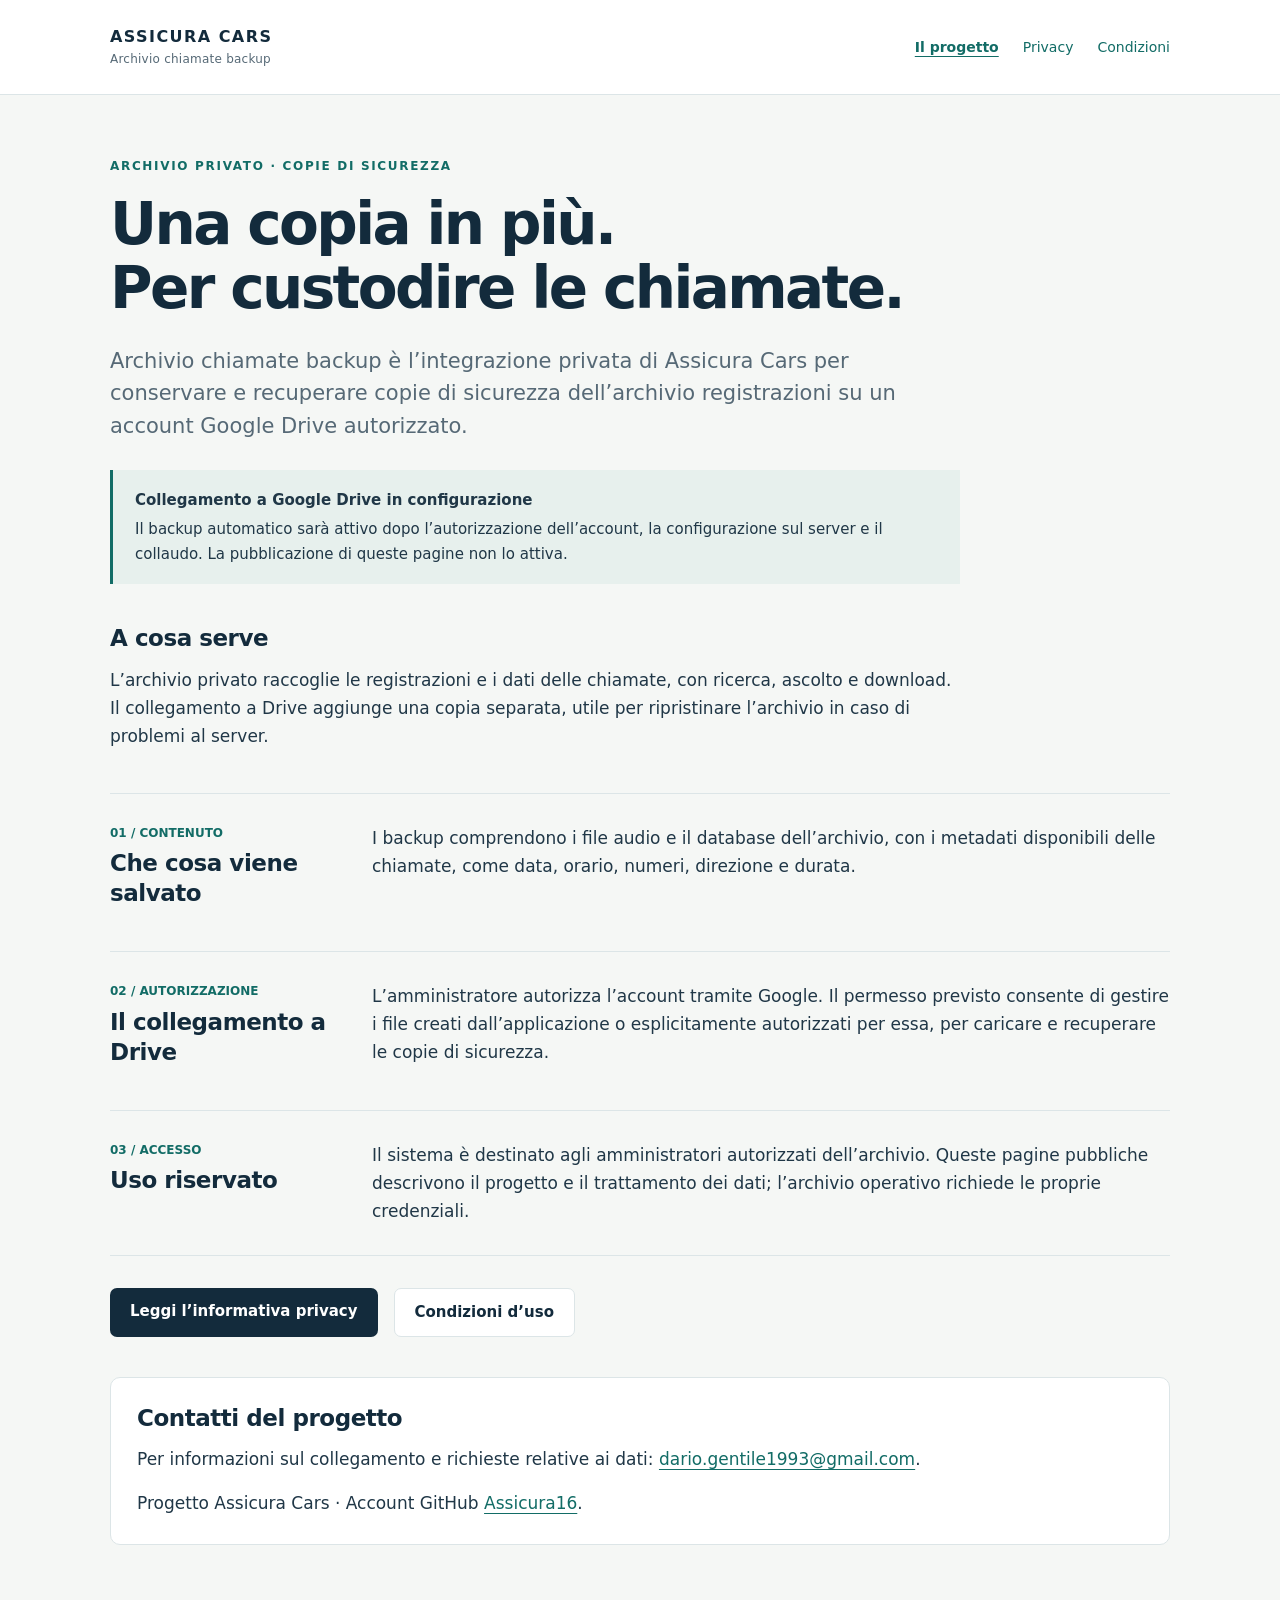
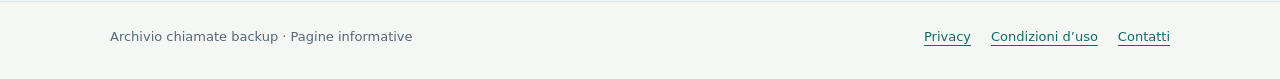
<file: index.html>
<!doctype html>
<html lang="it">
<head>
<meta charset="utf-8">
<meta name="viewport" content="width=device-width,initial-scale=1">
<meta name="description" content="Informazioni sul collegamento privato fra l’archivio chiamate Assicura Cars e Google Drive.">
<meta name="color-scheme" content="light">
<meta name="referrer" content="strict-origin-when-cross-origin">
<meta http-equiv="Content-Security-Policy" content="default-src 'none'; style-src 'self'; img-src 'self' data:; base-uri 'none'; form-action 'none'">
<title>Archivio chiamate backup · Assicura Cars</title>
<link rel="canonical" href="https://assicura16.github.io/archivio-chiamate-info/">
<link rel="stylesheet" href="styles.css">
</head>
<body>
<a class="skip" href="#contenuto">Vai al contenuto</a>
<header><div class="wrap top"><a class="brand" href="index.html">ASSICURA CARS<span>Archivio chiamate backup</span></a><nav aria-label="Navigazione principale"><a href="index.html" aria-current="page">Il progetto</a><a href="privacy.html">Privacy</a><a href="termini.html">Condizioni</a></nav></div></header>
<main id="contenuto" class="wrap">
<p class="eyebrow">Archivio privato · Copie di sicurezza</p>
<h1>Una copia in più.<br>Per custodire le chiamate.</h1>
<p class="lead">Archivio chiamate backup è l’integrazione privata di Assicura Cars per conservare e recuperare copie di sicurezza dell’archivio registrazioni su un account Google Drive autorizzato.</p>
<div class="note"><strong>Collegamento a Google Drive in configurazione</strong><p>Il backup automatico sarà attivo dopo l’autorizzazione dell’account, la configurazione sul server e il collaudo. La pubblicazione di queste pagine non lo attiva.</p></div>
<div class="intro"><h2>A cosa serve</h2><p>L’archivio privato raccoglie le registrazioni e i dati delle chiamate, con ricerca, ascolto e download. Il collegamento a Drive aggiunge una copia separata, utile per ripristinare l’archivio in caso di problemi al server.</p></div>
<div class="rows">
<section class="row"><div><span class="number">01 / CONTENUTO</span><h2>Che cosa viene salvato</h2></div><p>I backup comprendono i file audio e il database dell’archivio, con i metadati disponibili delle chiamate, come data, orario, numeri, direzione e durata.</p></section>
<section class="row"><div><span class="number">02 / AUTORIZZAZIONE</span><h2>Il collegamento a Drive</h2></div><p>L’amministratore autorizza l’account tramite Google. Il permesso previsto consente di gestire i file creati dall’applicazione o esplicitamente autorizzati per essa, per caricare e recuperare le copie di sicurezza.</p></section>
<section class="row"><div><span class="number">03 / ACCESSO</span><h2>Uso riservato</h2></div><p>Il sistema è destinato agli amministratori autorizzati dell’archivio. Queste pagine pubbliche descrivono il progetto e il trattamento dei dati; l’archivio operativo richiede le proprie credenziali.</p></section>
</div>
<div class="actions"><a class="button" href="privacy.html">Leggi l’informativa privacy</a><a class="button secondary" href="termini.html">Condizioni d’uso</a></div>
<aside class="contact" aria-label="Contatti"><h2>Contatti del progetto</h2><p>Per informazioni sul collegamento e richieste relative ai dati: <a href="mailto:dario.gentile1993@gmail.com">dario.gentile1993@gmail.com</a>.</p><p>Progetto Assicura Cars · Account GitHub <a href="https://github.com/Assicura16">Assicura16</a>.</p></aside>
</main>
<footer><div class="wrap"><span>Archivio chiamate backup · Pagine informative</span><div class="footlinks"><a href="privacy.html">Privacy</a><a href="termini.html">Condizioni d’uso</a><a href="mailto:dario.gentile1993@gmail.com">Contatti</a></div></div></footer>
</body>
</html>
</file>
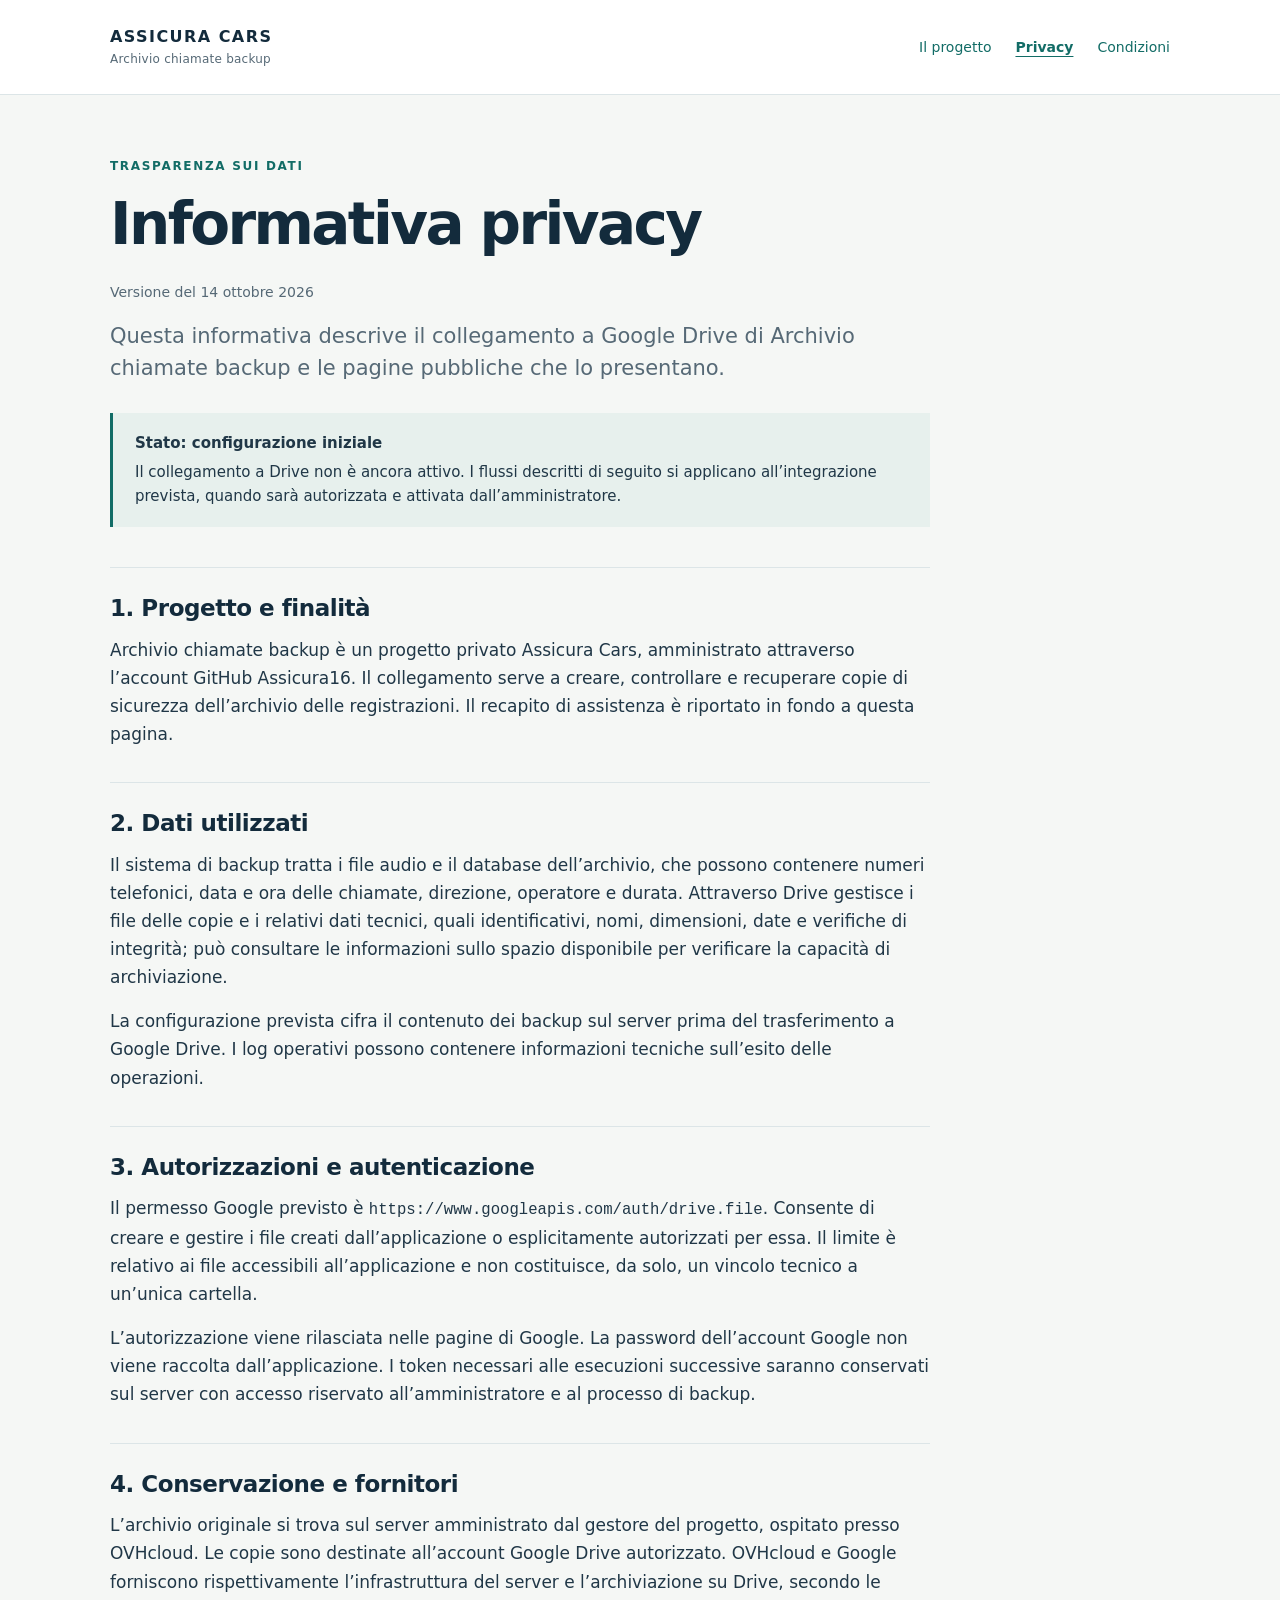
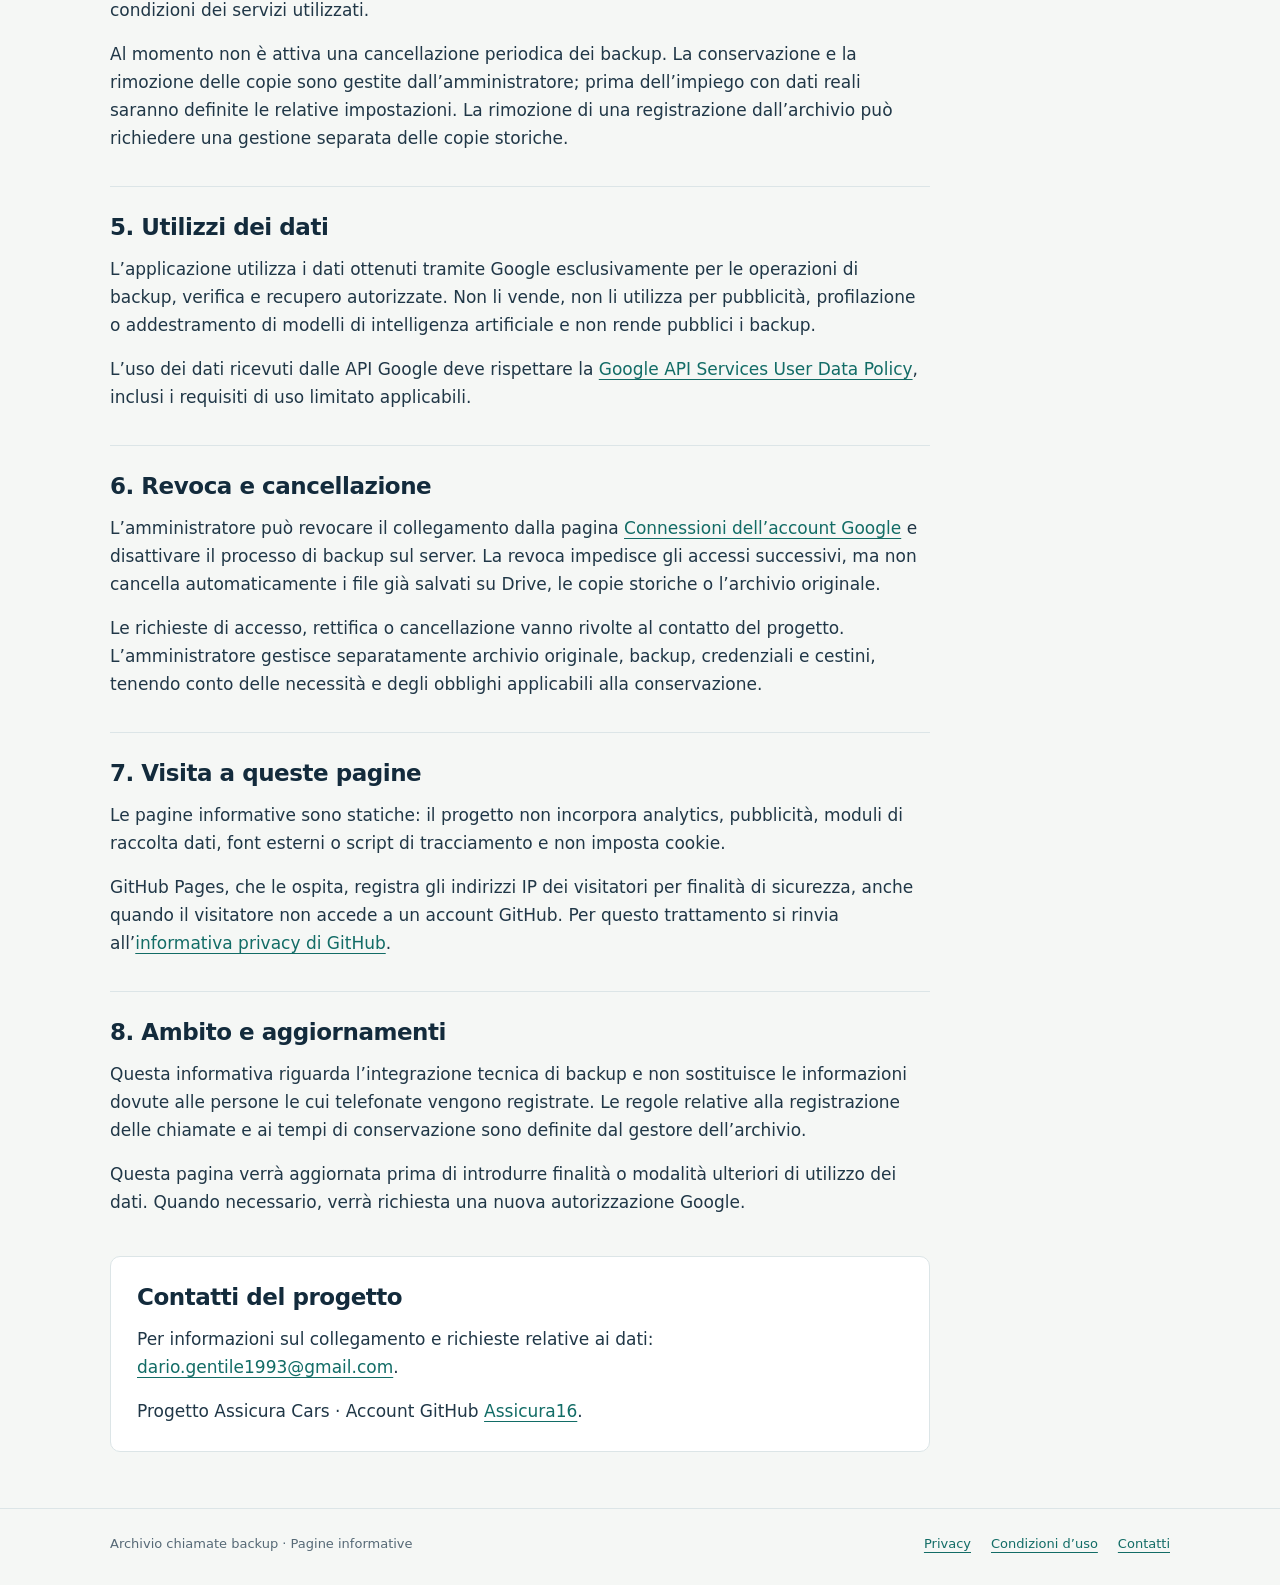
<file: privacy.html>
<!doctype html>
<html lang="it">
<head>
<meta charset="utf-8">
<meta name="viewport" content="width=device-width,initial-scale=1">
<meta name="description" content="Dati, autorizzazioni, conservazione e revoca del collegamento Archivio chiamate backup a Google Drive.">
<meta name="color-scheme" content="light">
<meta name="referrer" content="strict-origin-when-cross-origin">
<meta http-equiv="Content-Security-Policy" content="default-src 'none'; style-src 'self'; img-src 'self' data:; base-uri 'none'; form-action 'none'">
<title>Informativa privacy · Assicura Cars</title>
<link rel="canonical" href="https://assicura16.github.io/archivio-chiamate-info/privacy.html">
<link rel="stylesheet" href="styles.css">
</head>
<body>
<a class="skip" href="#contenuto">Vai al contenuto</a>
<header><div class="wrap top"><a class="brand" href="index.html">ASSICURA CARS<span>Archivio chiamate backup</span></a><nav aria-label="Navigazione principale"><a href="index.html">Il progetto</a><a href="privacy.html" aria-current="page">Privacy</a><a href="termini.html">Condizioni</a></nav></div></header>
<main id="contenuto" class="wrap">
<div class="article"><p class="eyebrow">Trasparenza sui dati</p><h1>Informativa privacy</h1><p class="date">Versione del 14 ottobre 2026</p>
<p class="lead">Questa informativa descrive il collegamento a Google Drive di Archivio chiamate backup e le pagine pubbliche che lo presentano.</p>
<div class="note"><strong>Stato: configurazione iniziale</strong><p>Il collegamento a Drive non è ancora attivo. I flussi descritti di seguito si applicano all’integrazione prevista, quando sarà autorizzata e attivata dall’amministratore.</p></div>
<section><h2>1. Progetto e finalità</h2><p>Archivio chiamate backup è un progetto privato Assicura Cars, amministrato attraverso l’account GitHub Assicura16. Il collegamento serve a creare, controllare e recuperare copie di sicurezza dell’archivio delle registrazioni. Il recapito di assistenza è riportato in fondo a questa pagina.</p></section>
<section><h2>2. Dati utilizzati</h2><p>Il sistema di backup tratta i file audio e il database dell’archivio, che possono contenere numeri telefonici, data e ora delle chiamate, direzione, operatore e durata. Attraverso Drive gestisce i file delle copie e i relativi dati tecnici, quali identificativi, nomi, dimensioni, date e verifiche di integrità; può consultare le informazioni sullo spazio disponibile per verificare la capacità di archiviazione.</p><p>La configurazione prevista cifra il contenuto dei backup sul server prima del trasferimento a Google Drive. I log operativi possono contenere informazioni tecniche sull’esito delle operazioni.</p></section>
<section><h2>3. Autorizzazioni e autenticazione</h2><p>Il permesso Google previsto è <code>https://www.googleapis.com/auth/drive.file</code>. Consente di creare e gestire i file creati dall’applicazione o esplicitamente autorizzati per essa. Il limite è relativo ai file accessibili all’applicazione e non costituisce, da solo, un vincolo tecnico a un’unica cartella.</p><p>L’autorizzazione viene rilasciata nelle pagine di Google. La password dell’account Google non viene raccolta dall’applicazione. I token necessari alle esecuzioni successive saranno conservati sul server con accesso riservato all’amministratore e al processo di backup.</p></section>
<section><h2>4. Conservazione e fornitori</h2><p>L’archivio originale si trova sul server amministrato dal gestore del progetto, ospitato presso OVHcloud. Le copie sono destinate all’account Google Drive autorizzato. OVHcloud e Google forniscono rispettivamente l’infrastruttura del server e l’archiviazione su Drive, secondo le condizioni dei servizi utilizzati.</p><p>Al momento non è attiva una cancellazione periodica dei backup. La conservazione e la rimozione delle copie sono gestite dall’amministratore; prima dell’impiego con dati reali saranno definite le relative impostazioni. La rimozione di una registrazione dall’archivio può richiedere una gestione separata delle copie storiche.</p></section>
<section><h2>5. Utilizzi dei dati</h2><p>L’applicazione utilizza i dati ottenuti tramite Google esclusivamente per le operazioni di backup, verifica e recupero autorizzate. Non li vende, non li utilizza per pubblicità, profilazione o addestramento di modelli di intelligenza artificiale e non rende pubblici i backup.</p><p>L’uso dei dati ricevuti dalle API Google deve rispettare la <a href="https://developers.google.com/terms/api-services-user-data-policy">Google API Services User Data Policy</a>, inclusi i requisiti di uso limitato applicabili.</p></section>
<section><h2>6. Revoca e cancellazione</h2><p>L’amministratore può revocare il collegamento dalla pagina <a href="https://myaccount.google.com/connections">Connessioni dell’account Google</a> e disattivare il processo di backup sul server. La revoca impedisce gli accessi successivi, ma non cancella automaticamente i file già salvati su Drive, le copie storiche o l’archivio originale.</p><p>Le richieste di accesso, rettifica o cancellazione vanno rivolte al contatto del progetto. L’amministratore gestisce separatamente archivio originale, backup, credenziali e cestini, tenendo conto delle necessità e degli obblighi applicabili alla conservazione.</p></section>
<section><h2>7. Visita a queste pagine</h2><p>Le pagine informative sono statiche: il progetto non incorpora analytics, pubblicità, moduli di raccolta dati, font esterni o script di tracciamento e non imposta cookie.</p><p>GitHub Pages, che le ospita, registra gli indirizzi IP dei visitatori per finalità di sicurezza, anche quando il visitatore non accede a un account GitHub. Per questo trattamento si rinvia all’<a href="https://docs.github.com/en/site-policy/privacy-policies/github-general-privacy-statement">informativa privacy di GitHub</a>.</p></section>
<section><h2>8. Ambito e aggiornamenti</h2><p>Questa informativa riguarda l’integrazione tecnica di backup e non sostituisce le informazioni dovute alle persone le cui telefonate vengono registrate. Le regole relative alla registrazione delle chiamate e ai tempi di conservazione sono definite dal gestore dell’archivio.</p><p>Questa pagina verrà aggiornata prima di introdurre finalità o modalità ulteriori di utilizzo dei dati. Quando necessario, verrà richiesta una nuova autorizzazione Google.</p></section>
<aside class="contact" aria-label="Contatti"><h2>Contatti del progetto</h2><p>Per informazioni sul collegamento e richieste relative ai dati: <a href="mailto:dario.gentile1993@gmail.com">dario.gentile1993@gmail.com</a>.</p><p>Progetto Assicura Cars · Account GitHub <a href="https://github.com/Assicura16">Assicura16</a>.</p></aside></div>
</main>
<footer><div class="wrap"><span>Archivio chiamate backup · Pagine informative</span><div class="footlinks"><a href="privacy.html">Privacy</a><a href="termini.html">Condizioni d’uso</a><a href="mailto:dario.gentile1993@gmail.com">Contatti</a></div></div></footer>
</body>
</html>
</file>
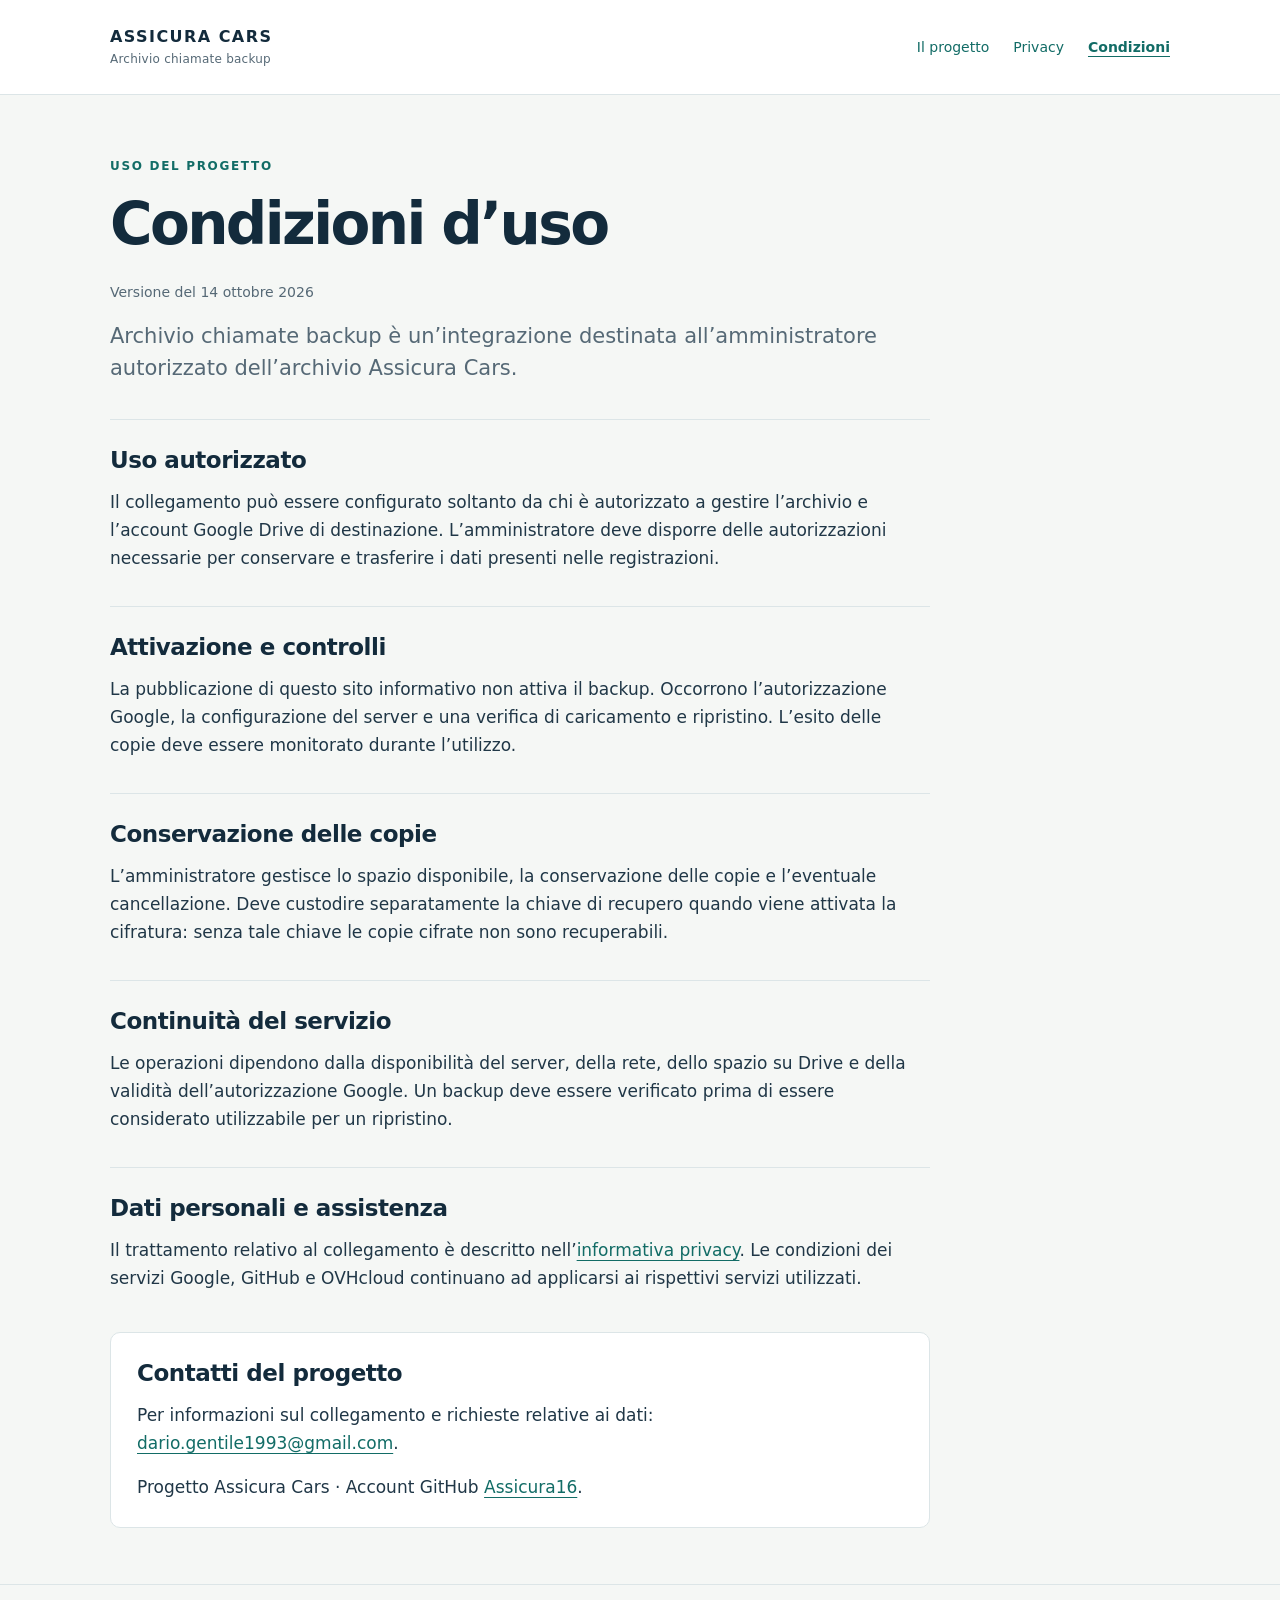
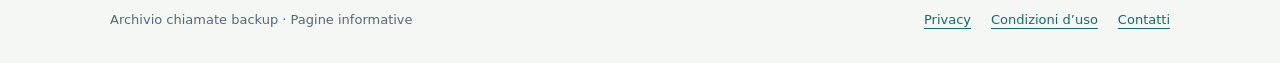
<file: termini.html>
<!doctype html>
<html lang="it">
<head>
<meta charset="utf-8">
<meta name="viewport" content="width=device-width,initial-scale=1">
<meta name="description" content="Condizioni per l’utilizzo privato del collegamento Archivio chiamate backup.">
<meta name="color-scheme" content="light">
<meta name="referrer" content="strict-origin-when-cross-origin">
<meta http-equiv="Content-Security-Policy" content="default-src 'none'; style-src 'self'; img-src 'self' data:; base-uri 'none'; form-action 'none'">
<title>Condizioni d’uso · Assicura Cars</title>
<link rel="canonical" href="https://assicura16.github.io/archivio-chiamate-info/termini.html">
<link rel="stylesheet" href="styles.css">
</head>
<body>
<a class="skip" href="#contenuto">Vai al contenuto</a>
<header><div class="wrap top"><a class="brand" href="index.html">ASSICURA CARS<span>Archivio chiamate backup</span></a><nav aria-label="Navigazione principale"><a href="index.html">Il progetto</a><a href="privacy.html">Privacy</a><a href="termini.html" aria-current="page">Condizioni</a></nav></div></header>
<main id="contenuto" class="wrap">
<div class="article"><p class="eyebrow">Uso del progetto</p><h1>Condizioni d’uso</h1><p class="date">Versione del 14 ottobre 2026</p>
<p class="lead">Archivio chiamate backup è un’integrazione destinata all’amministratore autorizzato dell’archivio Assicura Cars.</p>
<section><h2>Uso autorizzato</h2><p>Il collegamento può essere configurato soltanto da chi è autorizzato a gestire l’archivio e l’account Google Drive di destinazione. L’amministratore deve disporre delle autorizzazioni necessarie per conservare e trasferire i dati presenti nelle registrazioni.</p></section>
<section><h2>Attivazione e controlli</h2><p>La pubblicazione di questo sito informativo non attiva il backup. Occorrono l’autorizzazione Google, la configurazione del server e una verifica di caricamento e ripristino. L’esito delle copie deve essere monitorato durante l’utilizzo.</p></section>
<section><h2>Conservazione delle copie</h2><p>L’amministratore gestisce lo spazio disponibile, la conservazione delle copie e l’eventuale cancellazione. Deve custodire separatamente la chiave di recupero quando viene attivata la cifratura: senza tale chiave le copie cifrate non sono recuperabili.</p></section>
<section><h2>Continuità del servizio</h2><p>Le operazioni dipendono dalla disponibilità del server, della rete, dello spazio su Drive e della validità dell’autorizzazione Google. Un backup deve essere verificato prima di essere considerato utilizzabile per un ripristino.</p></section>
<section><h2>Dati personali e assistenza</h2><p>Il trattamento relativo al collegamento è descritto nell’<a href="privacy.html">informativa privacy</a>. Le condizioni dei servizi Google, GitHub e OVHcloud continuano ad applicarsi ai rispettivi servizi utilizzati.</p></section>
<aside class="contact" aria-label="Contatti"><h2>Contatti del progetto</h2><p>Per informazioni sul collegamento e richieste relative ai dati: <a href="mailto:dario.gentile1993@gmail.com">dario.gentile1993@gmail.com</a>.</p><p>Progetto Assicura Cars · Account GitHub <a href="https://github.com/Assicura16">Assicura16</a>.</p></aside></div>
</main>
<footer><div class="wrap"><span>Archivio chiamate backup · Pagine informative</span><div class="footlinks"><a href="privacy.html">Privacy</a><a href="termini.html">Condizioni d’uso</a><a href="mailto:dario.gentile1993@gmail.com">Contatti</a></div></div></footer>
</body>
</html>
</file>
<file: styles.css>
:root{color-scheme:light;--navy:#132b3c;--ink:#203747;--muted:#566976;--teal:#126c66;--line:#dce5e7;--paper:#f5f7f5;--white:#fff}
*{box-sizing:border-box}html{scroll-behavior:smooth}body{margin:0;background:var(--paper);color:var(--ink);font:17px/1.65 system-ui,-apple-system,BlinkMacSystemFont,"Segoe UI",sans-serif}
a{color:var(--teal);text-underline-offset:4px}a:hover{text-decoration-thickness:2px}a:focus-visible{outline:3px solid #d08c21;outline-offset:5px}code{overflow-wrap:anywhere;font-size:.92em}
.skip{position:absolute;top:-100px;left:12px;background:white;padding:8px;z-index:2}.skip:focus{top:8px}.wrap{width:min(1060px,calc(100% - 48px));margin:auto}
header{background:var(--white);border-bottom:1px solid var(--line)}.top{display:flex;align-items:center;justify-content:space-between;gap:24px;padding:24px 0}.brand{font-size:16px;font-weight:750;letter-spacing:.09em;color:var(--navy);text-decoration:none}.brand span{display:block;color:var(--muted);font-weight:450;font-size:12px;letter-spacing:.02em}
nav{display:flex;gap:24px;flex-wrap:wrap;font-size:14px}nav a{text-decoration:none}nav a[aria-current=page]{font-weight:750;text-decoration:underline}
main{padding:62px 0 56px}.eyebrow{margin:0 0 16px;font-size:12px;font-weight:750;letter-spacing:.14em;text-transform:uppercase;color:var(--teal)}h1{font-size:clamp(34px,5vw,58px);line-height:1.1;letter-spacing:-.045em;color:var(--navy);margin:0 0 24px;font-weight:700;max-width:850px}h2{font-size:23px;line-height:1.3;color:var(--navy);margin:0 0 12px;letter-spacing:-.02em}h3{font-size:17px;margin:0 0 6px;color:var(--navy)}p{margin:0 0 16px}.lead{font-size:21px;max-width:800px;color:var(--muted);line-height:1.55}
.note{padding:18px 22px;border-left:3px solid var(--teal);background:#e7f0ed;margin:28px 0 40px;max-width:850px;font-size:15px}.note strong{display:block}.note p{margin:4px 0 0}.intro{max-width:850px}.rows{margin:42px 0 0;border-top:1px solid var(--line)}.row{display:grid;grid-template-columns:230px 1fr;gap:32px;padding:30px 0;border-bottom:1px solid var(--line)}.row p:last-child{margin:0}.row .number{font-size:12px;color:var(--teal);font-weight:750;display:block;margin-bottom:6px}.actions{display:flex;gap:16px;flex-wrap:wrap;margin-top:32px}.button{display:inline-block;background:var(--navy);color:white;padding:11px 20px;border-radius:7px;text-decoration:none;font-size:15px;font-weight:600}.button.secondary{background:white;color:var(--navy);border:1px solid var(--line)}
.article{max-width:820px}.article section{margin:34px 0;padding-top:26px;border-top:1px solid var(--line)}.article ul{padding-left:24px}.article li{margin-bottom:8px}.date{font-size:14px;color:var(--muted)}.contact{background:var(--white);border:1px solid var(--line);padding:26px;border-radius:10px;margin-top:40px;overflow-wrap:anywhere}.contact p:last-child{margin:0}footer{border-top:1px solid var(--line);padding:24px 0 32px;color:var(--muted);font-size:13px}footer .wrap{display:flex;justify-content:space-between;gap:20px;flex-wrap:wrap}.footlinks{display:flex;gap:20px;flex-wrap:wrap}
@media(max-width:650px){.wrap{width:calc(100% - 32px)}.top{align-items:flex-start;flex-direction:column;gap:16px;padding:18px 0}nav{gap:20px}main{padding-top:36px}.lead{font-size:19px}.row{grid-template-columns:1fr;gap:10px;padding:24px 0}.note{margin-bottom:28px}.contact{padding:20px}.actions{flex-direction:column;align-items:flex-start}}
@media(prefers-reduced-motion:reduce){html{scroll-behavior:auto}}@media print{body{background:white;font-size:11pt}header nav,.actions,.skip{display:none}main{padding:20px 0}.wrap{width:100%}h1{font-size:28pt}.note{break-inside:avoid}a{color:inherit}}
</file>
